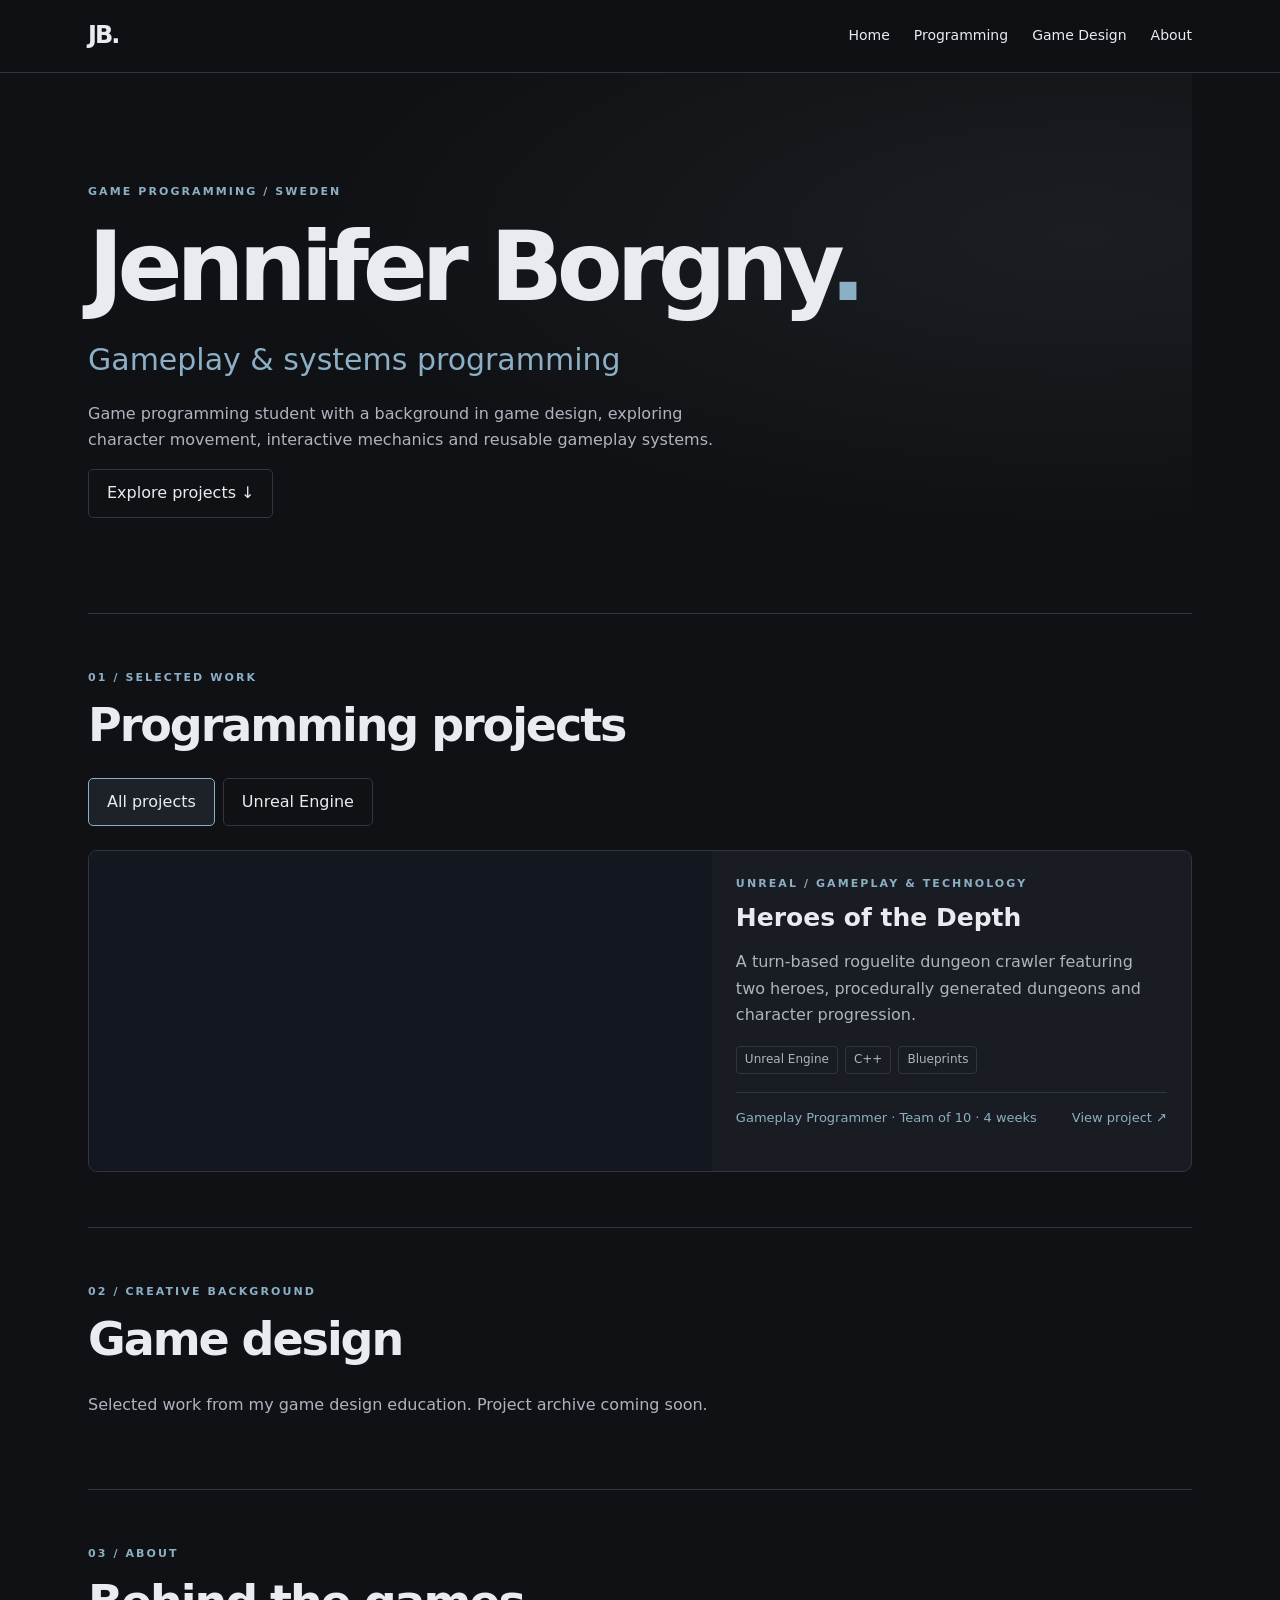
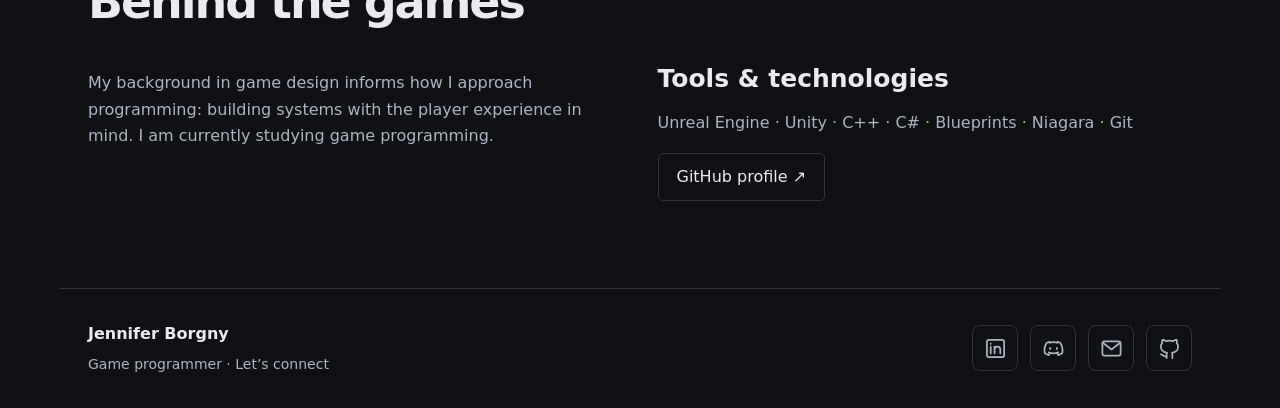
<file: index.html>
<!doctype html><html lang="en"><head><meta charset="utf-8"><meta name="viewport" content="width=device-width,initial-scale=1"><title>Jennifer Borgny | Game Programmer</title><link rel="stylesheet" href="style.css?v=heroes-3"><script defer src="projects.js?v=heroes-3"></script><script defer src="main.js?v=heroes-3"></script></head><body><header><nav><a class="brand" href="index.html">JB.</a><div class="navlinks"><a href="index.html#home">Home</a><a href="index.html#projects">Programming</a><a href="index.html#design">Game Design</a><a href="index.html#about">About</a></div></nav></header><main id="home"><div class="hero"><div class="eyebrow">Game programming / Sweden</div><h1>Jennifer Borgny<span style="color:var(--accent)">.</span></h1><div class="lead">Gameplay & systems programming</div><p>Game programming student with a background in game design, exploring character movement, interactive mechanics and reusable gameplay systems.</p><a class="btn" href="#projects">Explore projects ↓</a></div><section id="projects"><div class="eyebrow">01 / Selected work</div><h2>Programming projects</h2><div class="filters" aria-label="Filter projects"><button class="filter" data-filter="All" aria-pressed="true">All projects</button><button class="filter" data-filter="Unreal" aria-pressed="false">Unreal Engine</button></div><div id="projects-grid" class="grid"></div></section><section id="design"><div class="eyebrow">02 / Creative background</div><h2>Game design</h2><p>Selected work from my game design education. Project archive coming soon.</p></section><section id="about"><div class="eyebrow">03 / About</div><h2>Behind the games</h2><div class="about"><p>My background in game design informs how I approach programming: building systems with the player experience in mind. I am currently studying game programming.</p><div><h3>Tools & technologies</h3><p>Unreal Engine · Unity · C++ · C# · Blueprints · Niagara · Git</p><a class="btn" href="https://github.com/Vanillifer">GitHub profile ↗</a></div></div></section></main><footer class="site-footer"><div><span class="footer-name">Jennifer Borgny</span><p>Game programmer · Let’s connect</p></div><nav class="social-links" aria-label="Contact and social profiles"><a class="social-link" href="https://www.linkedin.com/in/jennifer-borgny-9851a83a9/" aria-label="LinkedIn profile" title="LinkedIn profile"><svg xmlns="http://www.w3.org/2000/svg" viewBox="0 0 24 24" fill="none" stroke="currentColor" stroke-width="1.8" stroke-linecap="round" stroke-linejoin="round" aria-hidden="true" focusable="false"><rect x="3" y="3" width="18" height="18" rx="2"/><path d="M7 10v7m0-10v.1M11 17v-7m0 3a3 3 0 0 1 6 0v4"/></svg><span class="sr-only">LinkedIn profile</span></a><a class="social-link" href="https://discord.com/users/1107683726265176115" aria-label="Discord profile" title="Discord profile"><svg xmlns="http://www.w3.org/2000/svg" viewBox="0 0 24 24" fill="none" stroke="currentColor" stroke-width="1.8" stroke-linecap="round" stroke-linejoin="round" aria-hidden="true" focusable="false"><path d="M8 5 5 6C3 9 2 13 3 17l4 2 1-2m8-12 3 1c2 3 3 7 2 11l-4 2-1-2M8 6a14 14 0 0 1 8 0M7 16a12 12 0 0 0 10 0"/><ellipse cx="8.5" cy="12" rx="1" ry="1.5" fill="currentColor" stroke="none"/><ellipse cx="15.5" cy="12" rx="1" ry="1.5" fill="currentColor" stroke="none"/></svg><span class="sr-only">Discord profile</span></a><a class="social-link" href="mailto:jenniferborgny@gmail.com" aria-label="Email Jennifer" title="Email Jennifer"><svg xmlns="http://www.w3.org/2000/svg" viewBox="0 0 24 24" fill="none" stroke="currentColor" stroke-width="1.8" stroke-linecap="round" stroke-linejoin="round" aria-hidden="true" focusable="false"><rect x="2.5" y="4.5" width="19" height="15" rx="2"/><path d="m3 6 9 7 9-7"/></svg><span class="sr-only">Email Jennifer</span></a><a class="social-link" href="https://github.com/Vanillifer" aria-label="GitHub profile" title="GitHub profile"><svg xmlns="http://www.w3.org/2000/svg" viewBox="0 0 24 24" fill="none" stroke="currentColor" stroke-width="1.8" stroke-linecap="round" stroke-linejoin="round" aria-hidden="true" focusable="false"><path d="M9 20c-4 1-4-2-6-2m12 4v-3.5c0-1 .1-1.4-.5-2 3.5-.4 6.5-1.7 6.5-6.5a5 5 0 0 0-1.5-3.5 4.7 4.7 0 0 0-.1-3.5s-1.3-.4-3.6 1.3a12 12 0 0 0-7.6 0C5.9 2.6 4.6 3 4.6 3a4.7 4.7 0 0 0-.1 3.5A5 5 0 0 0 3 10c0 4.8 3 6.1 6.5 6.5-.6.6-.6 1.4-.5 2V22"/></svg><span class="sr-only">GitHub profile</span></a></nav></footer></body></html>
</file>
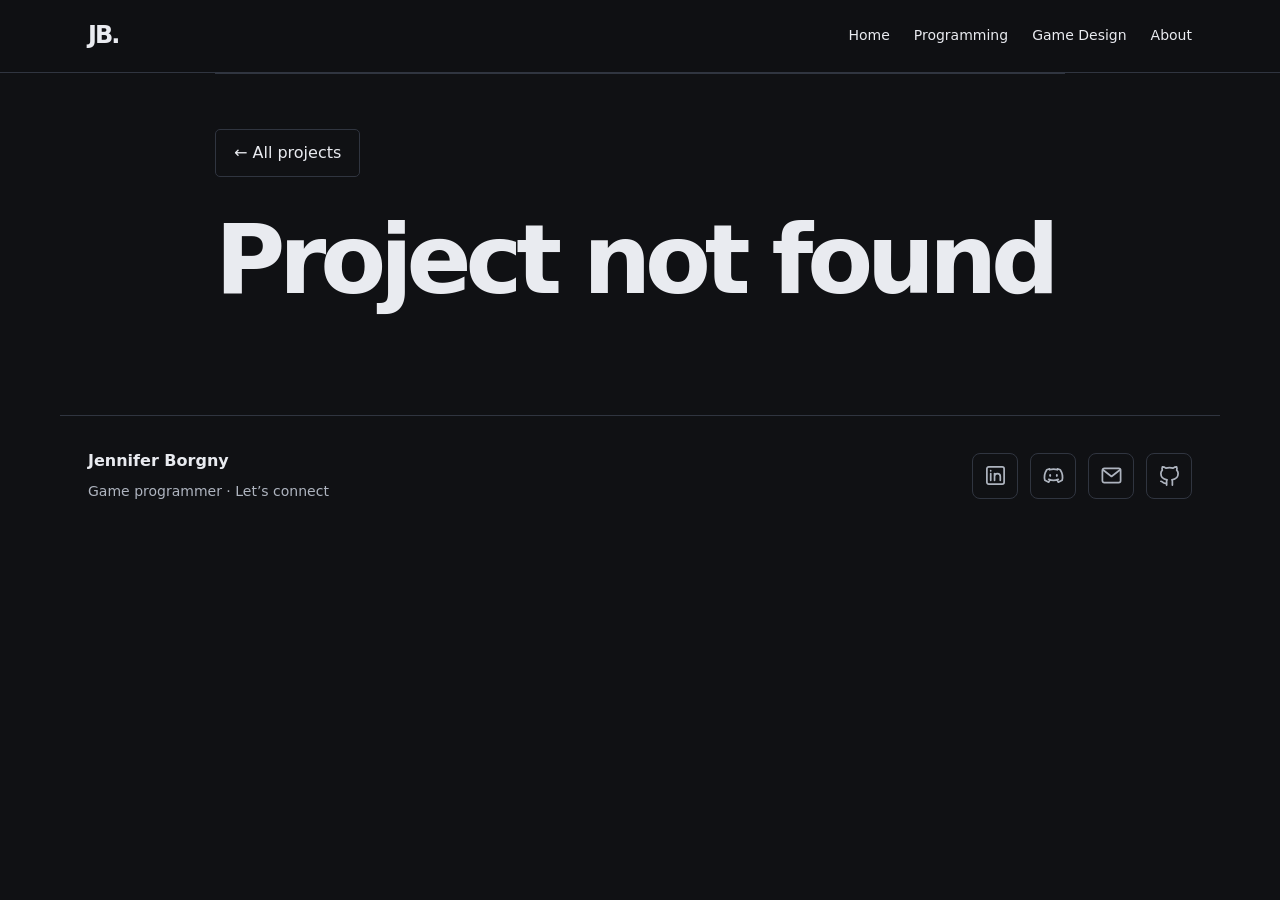
<file: project.html>
<!doctype html><html lang="en"><head><meta charset="utf-8"><meta name="viewport" content="width=device-width,initial-scale=1"><title>Project | Jennifer Borgny</title><link rel="stylesheet" href="style.css?v=heroes-3"><script defer src="projects.js?v=heroes-3"></script><script defer src="main.js?v=heroes-3"></script></head><body><header><nav><a class="brand" href="index.html">JB.</a><div class="navlinks"><a href="index.html#home">Home</a><a href="index.html#projects">Programming</a><a href="index.html#design">Game Design</a><a href="index.html#about">About</a></div></nav></header><main><section class="detail"><a class="btn" href="index.html#projects">← All projects</a><div id="detail" style="margin-top:35px"></div></section></main><footer class="site-footer"><div><span class="footer-name">Jennifer Borgny</span><p>Game programmer · Let’s connect</p></div><nav class="social-links" aria-label="Contact and social profiles"><a class="social-link" href="https://www.linkedin.com/in/jennifer-borgny-9851a83a9/" aria-label="LinkedIn profile" title="LinkedIn profile"><svg xmlns="http://www.w3.org/2000/svg" viewBox="0 0 24 24" fill="none" stroke="currentColor" stroke-width="1.8" stroke-linecap="round" stroke-linejoin="round" aria-hidden="true" focusable="false"><rect x="3" y="3" width="18" height="18" rx="2"/><path d="M7 10v7m0-10v.1M11 17v-7m0 3a3 3 0 0 1 6 0v4"/></svg><span class="sr-only">LinkedIn profile</span></a><a class="social-link" href="https://discord.com/users/1107683726265176115" aria-label="Discord profile" title="Discord profile"><svg xmlns="http://www.w3.org/2000/svg" viewBox="0 0 24 24" fill="none" stroke="currentColor" stroke-width="1.8" stroke-linecap="round" stroke-linejoin="round" aria-hidden="true" focusable="false"><path d="M8 5 5 6C3 9 2 13 3 17l4 2 1-2m8-12 3 1c2 3 3 7 2 11l-4 2-1-2M8 6a14 14 0 0 1 8 0M7 16a12 12 0 0 0 10 0"/><ellipse cx="8.5" cy="12" rx="1" ry="1.5" fill="currentColor" stroke="none"/><ellipse cx="15.5" cy="12" rx="1" ry="1.5" fill="currentColor" stroke="none"/></svg><span class="sr-only">Discord profile</span></a><a class="social-link" href="mailto:jenniferborgny@gmail.com" aria-label="Email Jennifer" title="Email Jennifer"><svg xmlns="http://www.w3.org/2000/svg" viewBox="0 0 24 24" fill="none" stroke="currentColor" stroke-width="1.8" stroke-linecap="round" stroke-linejoin="round" aria-hidden="true" focusable="false"><rect x="2.5" y="4.5" width="19" height="15" rx="2"/><path d="m3 6 9 7 9-7"/></svg><span class="sr-only">Email Jennifer</span></a><a class="social-link" href="https://github.com/Vanillifer" aria-label="GitHub profile" title="GitHub profile"><svg xmlns="http://www.w3.org/2000/svg" viewBox="0 0 24 24" fill="none" stroke="currentColor" stroke-width="1.8" stroke-linecap="round" stroke-linejoin="round" aria-hidden="true" focusable="false"><path d="M9 20c-4 1-4-2-6-2m12 4v-3.5c0-1 .1-1.4-.5-2 3.5-.4 6.5-1.7 6.5-6.5a5 5 0 0 0-1.5-3.5 4.7 4.7 0 0 0-.1-3.5s-1.3-.4-3.6 1.3a12 12 0 0 0-7.6 0C5.9 2.6 4.6 3 4.6 3a4.7 4.7 0 0 0-.1 3.5A5 5 0 0 0 3 10c0 4.8 3 6.1 6.5 6.5-.6.6-.6 1.4-.5 2V22"/></svg><span class="sr-only">GitHub profile</span></a></nav></footer></body></html>
</file>
<file: style.css>
:root{--bg:#101114;--panel:#191c22;--line:#303540;--text:#e9ebf0;--muted:#aeb4bf;--accent:#8bafc4}*{box-sizing:border-box}html{scroll-behavior:smooth;scroll-padding-top:100px}body{margin:0;background:var(--bg);color:var(--text);font:16px/1.65 system-ui,sans-serif}a{color:inherit;text-decoration:none}button{font:inherit;color:inherit;cursor:pointer}header{position:sticky;top:0;z-index:5;background:#101114ed;backdrop-filter:blur(16px);border-bottom:1px solid var(--line)}nav,main,footer{max-width:1160px;margin:auto;padding:0 28px}nav{display:flex;align-items:center;justify-content:space-between;min-height:72px;gap:20px}.brand{font-size:24px;font-weight:800;letter-spacing:-2px}.navlinks{display:flex;gap:24px;flex-wrap:wrap;font-size:14px}.navlinks a:hover,a:focus-visible{color:var(--accent)}.hero{padding:110px 0 95px;position:relative;background:radial-gradient(ellipse at 90% 30%,#8bafc415,transparent 55%)}.eyebrow{font-size:11px;letter-spacing:.19em;text-transform:uppercase;color:var(--accent);font-weight:650}h1{font-size:clamp(48px,8vw,96px);line-height:1.02;letter-spacing:-.065em;margin:18px 0}h2{font-size:clamp(28px,4vw,46px);letter-spacing:-.045em;line-height:1.15;margin:12px 0 26px}h3{font-size:25px;line-height:1.2;margin:10px 0}p{color:var(--muted);max-width:65ch}.lead{font-size:clamp(20px,3vw,30px);color:var(--accent)}.btn,.filter{display:inline-block;background:transparent;border:1px solid var(--line);padding:10px 18px;border-radius:5px;transition:background .2s,border-color .2s}.btn:hover,.filter:hover,.filter[aria-pressed=true]{background:#8bafc41c;border-color:var(--accent)}section{padding:55px 0;border-top:1px solid var(--line)}.filters{display:flex;gap:8px;flex-wrap:wrap;margin-bottom:24px}.grid{display:grid;grid-template-columns:repeat(2,minmax(0,1fr));gap:20px}.project{position:relative;display:block;overflow:hidden;background:var(--panel);border:1px solid var(--line);border-radius:9px;transition:transform .3s,border-color .3s,box-shadow .3s;isolation:isolate}.project.featured{grid-column:1/-1;display:grid;grid-template-columns:1.3fr 1fr}.project:hover,.project:focus-visible{transform:translateY(-4px);border-color:var(--accent);box-shadow:0 12px 40px #8bafc41c}.project:after{content:"";position:absolute;inset:0;pointer-events:none;background:radial-gradient(350px circle at var(--x,50%) var(--y,50%),#a3d8ff22,transparent 75%);opacity:0;transition:opacity .3s}.project:hover:after{opacity:1}.media{overflow:hidden;min-height:190px;aspect-ratio:16/9;background:#131820;position:relative}.featured .media{aspect-ratio:auto;min-height:300px}.art{height:100%;width:100%;position:absolute;inset:0;display:grid;place-items:center;background:radial-gradient(ellipse at 60% 30%,var(--tone,#395565),transparent 65%),repeating-linear-gradient(120deg,transparent 0 35px,#ffffff09 36px 37px);transition:transform .65s}.art span{font-size:clamp(38px,7vw,86px);font-weight:800;letter-spacing:-.06em;color:#ffffff22}.project:hover .art,.project:hover .media img{transform:scale(1.06)}.media img,.media video{width:100%;height:100%;object-fit:cover;transition:transform .65s}.placeholder{position:absolute;bottom:12px;left:14px;font-size:10px;letter-spacing:.12em;color:#c2cbd6}.body{padding:24px}.tags{display:flex;gap:7px;flex-wrap:wrap;margin:18px 0}.tags span{border:1px solid var(--line);border-radius:4px;padding:3px 8px;font-size:12px;color:var(--muted)}.foot{display:flex;justify-content:space-between;gap:12px;border-top:1px solid var(--line);padding-top:14px;font-size:13px;color:var(--accent)}.arrow{transition:transform .3s}.project:hover .arrow{transform:translate(4px,-3px)}.about{display:grid;grid-template-columns:1fr 1fr;gap:35px}footer{padding:32px 28px;color:var(--muted);font-size:13px}.detail{max-width:850px;margin:auto}.detail .media{margin:24px 0}.detail li{margin:10px 0;color:var(--muted)}[hidden]{display:none!important}@media(max-width:700px){nav{padding:12px 20px;align-items:flex-start}.navlinks{gap:10px;font-size:12px}main{padding:0 20px}.hero{padding:70px 0}.grid,.project.featured,.about{grid-template-columns:1fr}.featured .media{min-height:210px}}@media(prefers-reduced-motion:reduce){*,*::before,*::after{scroll-behavior:auto!important;transition:none!important;animation:none!important}}

.detail:has(.heroes-detail){max-width:none}
.heroes-detail h1{font-size:clamp(42px,7vw,80px)}
.heroes-detail>.media{aspect-ratio:363/206}
.heroes-detail>.media video{object-fit:contain}
.systems{margin-top:48px}
.system-row{display:grid;grid-template-columns:minmax(0, .85fr) minmax(0, 1.3fr);gap:32px;align-items:center;padding:40px 0}
.system-row h2{font-size:clamp(26px,3vw,36px)}
.system-clip{margin:0;min-width:0}
.system-clip video{display:block;width:100%;height:auto;aspect-ratio:363/206;background:#000;border:1px solid var(--line);border-radius:8px}
.system-clip figcaption{font-size:14px;color:var(--muted);margin-top:10px}
.heroes-detail .eyebrow{font-size:14px;letter-spacing:.1em}
@media(max-width:800px){.system-row{grid-template-columns:1fr;gap:18px}}

.tags a{border:1px solid var(--accent);border-radius:4px;padding:3px 8px;font-size:14px;color:var(--accent);text-decoration:underline;text-underline-offset:3px}
.tags a:hover,.tags a:focus-visible{background:#8bafc41c}
.source-section{margin-top:24px;scroll-margin-top:100px}
.source-file{margin:16px 0;border:1px solid var(--line);border-radius:8px;background:var(--panel);overflow:hidden}
.source-file summary{padding:18px 20px;cursor:pointer;font-weight:650;overflow-wrap:anywhere}
.source-file summary:hover{color:var(--accent)}
.source-actions{display:flex;gap:10px;flex-wrap:wrap;padding:0 20px 16px}
.source-file pre{margin:0;padding:20px;max-height:620px;overflow:auto;background:#0c0e12;border-top:1px solid var(--line);font:14px/1.65 Consolas,monospace;tab-size:4;color:var(--text)}
.source-file summary:focus-visible,.source-file pre:focus-visible,.tags a:focus-visible{outline:2px solid var(--accent);outline-offset:-3px}

.project-links{margin:20px 0 30px}
.site-footer{display:flex;justify-content:space-between;align-items:center;gap:24px;border-top:1px solid var(--line);margin-top:32px}
.footer-name{font-size:16px;font-weight:650;color:var(--text)}
.site-footer p{font-size:14px;margin:5px 0 0}
.site-footer .social-links{display:flex;flex-wrap:wrap;gap:12px;min-height:0;padding:0;margin:0;max-width:none}
.social-link{display:inline-flex;align-items:center;justify-content:center;width:46px;height:46px;border:1px solid var(--line);border-radius:8px;color:var(--muted);transition:color .2s,border-color .2s,background .2s}
.social-link svg{display:block;width:23px;height:23px}
.social-link:hover,.social-link:focus-visible{color:var(--accent);border-color:var(--accent);background:#8bafc41c}
.social-link:focus-visible{outline:2px solid var(--accent);outline-offset:3px}
.sr-only{position:absolute;width:1px;height:1px;padding:0;margin:-1px;overflow:hidden;clip-path:inset(50%);white-space:nowrap;border:0}
@media(max-width:550px){.site-footer{align-items:flex-start;flex-direction:column}.site-footer .social-links{padding:0}}
</file>
